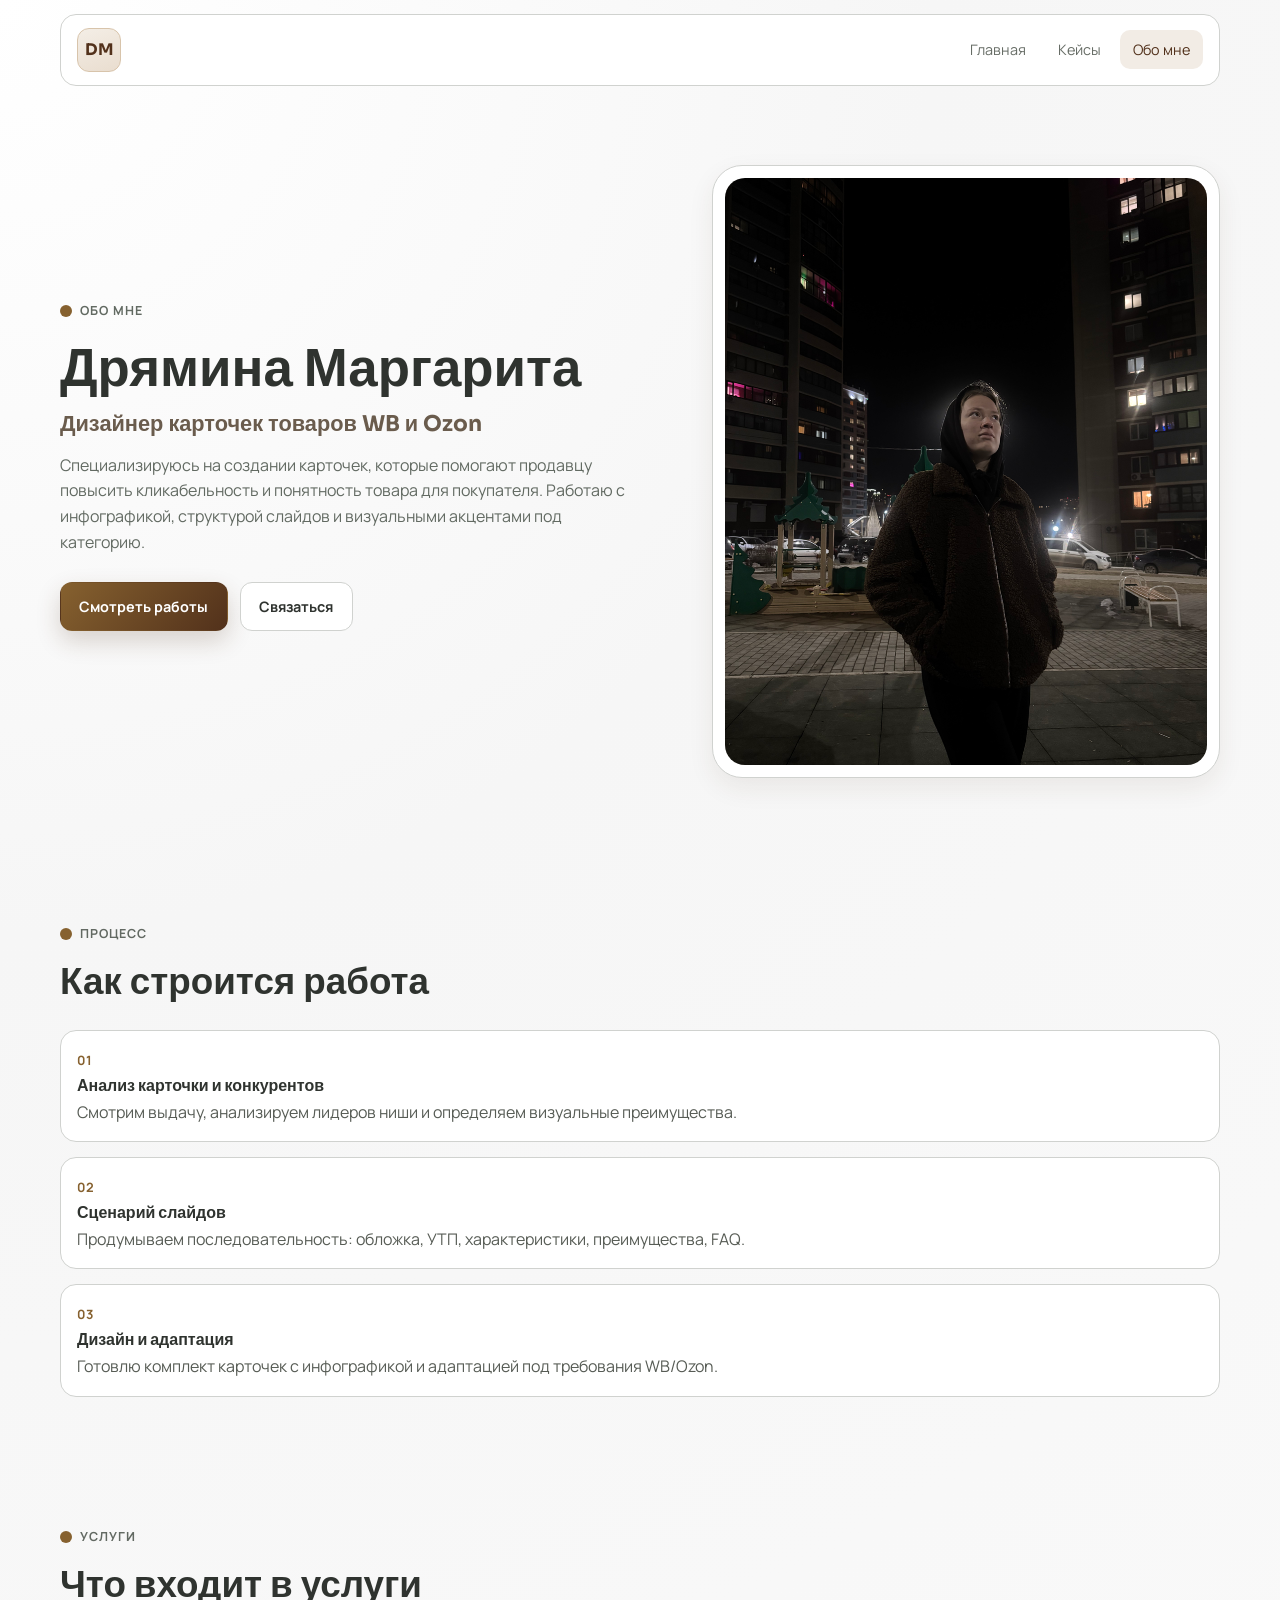
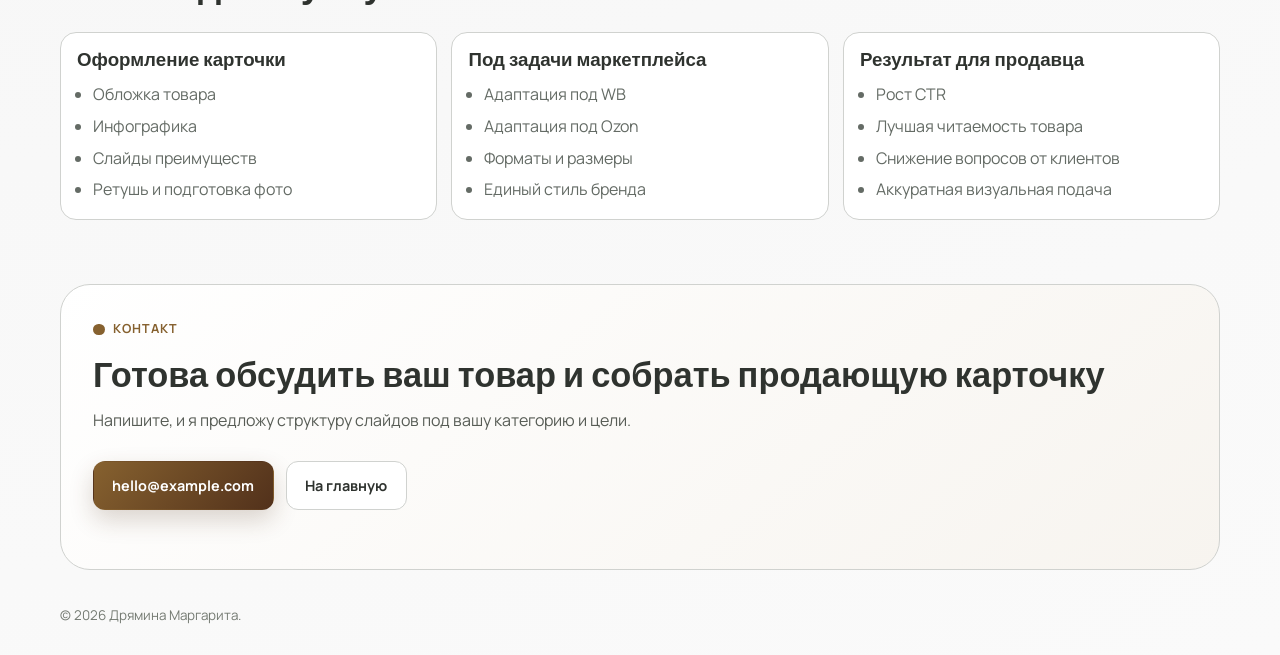
<file: about.html>
<!doctype html>
<html lang="ru">
  <head>
    <meta charset="UTF-8" />
    <meta name="viewport" content="width=device-width, initial-scale=1.0" />
    <meta
      name="description"
      content="Обо мне и процессе работы: создание карточек товаров для WB и Ozon."
    />
    <title>Обо мне | Дрямина Маргарита</title>
    <link rel="preconnect" href="https://fonts.googleapis.com" />
    <link rel="preconnect" href="https://fonts.gstatic.com" crossorigin />
    <link
      href="https://fonts.googleapis.com/css2?family=Manrope:wght@400;500;600;700&family=Sora:wght@400;600;700;800&display=swap"
      rel="stylesheet"
    />
    <link rel="stylesheet" href="./styles.css?v=20260425-015943" />
  </head>
  <body class="page-about">
    <header class="site-header">
      <a class="brand" href="./" aria-label="На главную">DM</a>
      <button class="nav-toggle" type="button" aria-label="Открыть меню" aria-expanded="false">
        <span></span>
        <span></span>
      </button>
      <nav class="nav-links">
        <a href="./" data-nav="home">Главная</a>
        <a href="./index.html#projects" data-nav="projects">Кейсы</a>
        <a href="./about.html" data-nav="about">Обо мне</a>
      </nav>
    </header>

    <main>
      <section class="about-hero section">
        <div class="about-copy reveal">
          <p class="eyebrow">Обо мне</p>
          <h1>Дрямина Маргарита</h1>
          <h2>Дизайнер карточек товаров WB и Ozon</h2>
          <p>
            Специализируюсь на создании карточек, которые помогают продавцу повысить кликабельность
            и понятность товара для покупателя. Работаю с инфографикой, структурой слайдов и
            визуальными акцентами под категорию.
          </p>
          <div class="hero-actions">
            <a class="btn btn-primary" href="./index.html#projects">Смотреть работы</a>
            <a class="btn btn-ghost" href="mailto:hello@example.com">Связаться</a>
          </div>
        </div>

        <div class="about-photo reveal">
          <div class="hero-photo-wrap">
            <img src="./assets/banner.png" alt="Дрямина Маргарита" />
          </div>
        </div>
      </section>

      <section class="section reveal">
        <div class="section-head">
          <p class="eyebrow">Процесс</p>
          <h2>Как строится работа</h2>
        </div>

        <div class="timeline">
          <article>
            <span>01</span>
            <h3>Анализ карточки и конкурентов</h3>
            <p>Смотрим выдачу, анализируем лидеров ниши и определяем визуальные преимущества.</p>
          </article>
          <article>
            <span>02</span>
            <h3>Сценарий слайдов</h3>
            <p>Продумываем последовательность: обложка, УТП, характеристики, преимущества, FAQ.</p>
          </article>
          <article>
            <span>03</span>
            <h3>Дизайн и адаптация</h3>
            <p>Готовлю комплект карточек с инфографикой и адаптацией под требования WB/Ozon.</p>
          </article>
        </div>
      </section>

      <section class="section reveal">
        <div class="section-head">
          <p class="eyebrow">Услуги</p>
          <h2>Что входит в услуги</h2>
        </div>

        <div class="skills-grid">
          <article>
            <h3>Оформление карточки</h3>
            <ul>
              <li>Обложка товара</li>
              <li>Инфографика</li>
              <li>Слайды преимуществ</li>
              <li>Ретушь и подготовка фото</li>
            </ul>
          </article>
          <article>
            <h3>Под задачи маркетплейса</h3>
            <ul>
              <li>Адаптация под WB</li>
              <li>Адаптация под Ozon</li>
              <li>Форматы и размеры</li>
              <li>Единый стиль бренда</li>
            </ul>
          </article>
          <article>
            <h3>Результат для продавца</h3>
            <ul>
              <li>Рост CTR</li>
              <li>Лучшая читаемость товара</li>
              <li>Снижение вопросов от клиентов</li>
              <li>Аккуратная визуальная подача</li>
            </ul>
          </article>
        </div>
      </section>

      <section class="section cta reveal">
        <p class="eyebrow">Контакт</p>
        <h2>Готова обсудить ваш товар и собрать продающую карточку</h2>
        <p>Напишите, и я предложу структуру слайдов под вашу категорию и цели.</p>
        <div class="hero-actions">
          <a class="btn btn-primary" href="mailto:hello@example.com">hello@example.com</a>
          <a class="btn btn-ghost" href="./">На главную</a>
        </div>
      </section>
    </main>

    <footer class="site-footer">
      <p>© 2026 Дрямина Маргарита.</p>
    </footer>

    <script src="./script.js?v=20260425-015943"></script>
  </body>
</html>
</file>
<file: styles.css>
:root {
  --bg: #fafafa;
  --surface: #ffffff;
  --surface-soft: #f4f4f3;
  --muted: #d0d2cf;
  --text: #575c55;
  --text-strong: #2f332f;
  --accent: #86612f;
  --accent-dark: #52311b;
  --radius-xl: 30px;
  --radius-lg: 22px;
  --radius-md: 16px;
  --shadow-soft: 0 10px 26px rgba(82, 49, 27, 0.08);
  --shadow-hover: 0 18px 38px rgba(82, 49, 27, 0.16);
  --ease: cubic-bezier(0.22, 1, 0.36, 1);
}

* {
  box-sizing: border-box;
}

html {
  scroll-behavior: smooth;
}

body {
  margin: 0;
  background: radial-gradient(circle at 0% 0%, #ffffff 0%, #f6f6f6 36%, var(--bg) 100%);
  color: var(--text);
  font-family: "Manrope", sans-serif;
  line-height: 1.6;
}

body.modal-open {
  overflow: hidden;
}

a {
  color: inherit;
  text-decoration: none;
}

img {
  display: block;
  max-width: 100%;
}

main,
.site-header,
.site-footer {
  width: min(1160px, calc(100% - 2.8rem));
  margin: 0 auto;
}

.section {
  padding: 4rem 0;
}

h1,
h2,
h3,
h4 {
  margin: 0;
  line-height: 1.2;
  font-family: "Sora", sans-serif;
  color: var(--text-strong);
}

p {
  margin: 0;
}

.eyebrow {
  margin-bottom: 1rem;
  display: inline-flex;
  align-items: center;
  gap: 0.5rem;
  text-transform: uppercase;
  letter-spacing: 0.08em;
  font-weight: 700;
  font-size: 0.78rem;
  color: var(--accent);
}

.eyebrow::before {
  content: "";
  width: 0.72rem;
  height: 0.72rem;
  border-radius: 999px;
  background: var(--accent);
}

.site-header {
  position: sticky;
  top: 0.7rem;
  margin-top: 0.85rem;
  padding: 0.82rem 1rem;
  border-radius: 16px;
  border: 1px solid var(--muted);
  background: rgba(255, 255, 255, 0.92);
  backdrop-filter: blur(8px);
  display: flex;
  align-items: center;
  justify-content: space-between;
  gap: 1rem;
  z-index: 30;
}

.brand {
  width: 44px;
  height: 44px;
  border-radius: 12px;
  background: linear-gradient(160deg, #f4eee6, #e9ddcf);
  border: 1px solid #d8c4ab;
  display: grid;
  place-items: center;
  font-family: "Sora", sans-serif;
  font-weight: 700;
  color: var(--accent-dark);
}

.nav-links {
  display: flex;
  align-items: center;
  gap: 0.4rem;
}

.nav-links a {
  padding: 0.5rem 0.8rem;
  border-radius: 10px;
  font-size: 0.9rem;
  color: #676d66;
  transition: color 0.2s ease, background-color 0.2s ease;
}

.nav-links a:hover,
.nav-links a.is-active {
  color: var(--accent-dark);
  background: #f2ece5;
}

.nav-toggle {
  display: none;
  width: 44px;
  height: 44px;
  border-radius: 10px;
  border: 1px solid var(--muted);
  background: #fff;
  position: relative;
  cursor: pointer;
}

.nav-toggle span {
  position: absolute;
  left: 11px;
  width: 20px;
  height: 2px;
  border-radius: 99px;
  background: #615c55;
  transition: transform 0.2s var(--ease);
}

.nav-toggle span:first-child {
  top: 17px;
}

.nav-toggle span:last-child {
  top: 25px;
}

.site-header[data-open="true"] .nav-toggle span:first-child {
  transform: translateY(4px) rotate(45deg);
}

.site-header[data-open="true"] .nav-toggle span:last-child {
  transform: translateY(-4px) rotate(-45deg);
}

.hero,
.about-hero {
  display: grid;
  grid-template-columns: 1.1fr 0.9fr;
  gap: 2rem;
  align-items: center;
  min-height: calc(100vh - 8rem);
}

.hero-copy h1,
.about-copy h1 {
  font-size: clamp(2rem, 5vw, 3.3rem);
}

.hero-copy h2,
.about-copy h2 {
  margin-top: 0.65rem;
  font-size: clamp(1.05rem, 2.3vw, 1.36rem);
  color: #6a5c4d;
}

.hero-description,
.about-copy p {
  margin-top: 1rem;
  max-width: 58ch;
  color: #626a62;
}

.hero-actions {
  margin: 1.7rem 0;
  display: flex;
  align-items: center;
  flex-wrap: wrap;
  gap: 0.75rem;
}

.btn {
  border-radius: 12px;
  border: 1px solid transparent;
  padding: 0.75rem 1.15rem;
  font-size: 0.9rem;
  font-weight: 700;
  cursor: pointer;
  transition: transform 0.2s var(--ease), box-shadow 0.2s var(--ease);
}

.btn:hover {
  transform: translateY(-2px);
}

.btn-primary {
  color: #fff;
  background: linear-gradient(130deg, var(--accent), var(--accent-dark));
  box-shadow: 0 10px 24px rgba(82, 49, 27, 0.2);
}

.btn-ghost {
  background: #fff;
  border-color: var(--muted);
  color: var(--text-strong);
}

.hero-stats {
  margin: 0;
  padding: 0;
  list-style: none;
  display: grid;
  grid-template-columns: repeat(3, minmax(0, 1fr));
  gap: 0.75rem;
}

.hero-stats li {
  border: 1px solid var(--muted);
  border-radius: 14px;
  padding: 0.75rem;
  background: #fff;
}

.hero-stats span {
  display: block;
  font-family: "Sora", sans-serif;
  font-size: 1.2rem;
  color: var(--accent-dark);
}

.hero-stats p {
  font-size: 0.84rem;
  color: #687069;
}

.hero-photo-wrap {
  background: #fff;
  border: 1px solid var(--muted);
  border-radius: var(--radius-xl);
  padding: 0.75rem;
  box-shadow: var(--shadow-soft);
}

.hero-photo-wrap img {
  width: 100%;
  aspect-ratio: 0.82;
  object-fit: cover;
  object-position: center 28%;
  border-radius: calc(var(--radius-xl) - 10px);
  background: #f1efec;
}

.hero-note {
  margin-top: 0.9rem;
  border: 1px solid var(--muted);
  background: #fff;
  border-radius: 14px;
  padding: 0.85rem 0.92rem;
}

.hero-note strong {
  display: block;
  color: var(--text-strong);
  margin-bottom: 0.2rem;
}

.hero-note span {
  font-size: 0.88rem;
  color: #6b6f67;
}

.section-head {
  max-width: 72ch;
  margin-bottom: 1.6rem;
}

.section-head h2 {
  font-size: clamp(1.55rem, 3.8vw, 2.3rem);
  margin-bottom: 0.7rem;
}

.section-head p {
  color: #626962;
}

.projects-grid {
  display: grid;
  grid-template-columns: repeat(auto-fit, minmax(320px, 1fr));
  gap: 1rem;
}

.project-card {
  border: 1px solid var(--muted);
  border-radius: 30px;
  background: #fff;
  padding: 1.1rem;
  position: relative;
  display: flex;
  flex-direction: column;
  gap: 1rem;
  cursor: pointer;
  box-shadow: var(--shadow-soft);
  transition: transform 0.25s var(--ease), box-shadow 0.25s var(--ease), border-color 0.25s var(--ease);
}

.project-card:hover,
.project-card:focus-visible {
  transform: translateY(-6px);
  box-shadow: var(--shadow-hover);
  border-color: #baa384;
  outline: none;
}

.project-card header {
  display: block;
}

.project-card h3 {
  font-size: clamp(1.45rem, 2.1vw, 2rem);
  color: var(--text-strong);
  min-width: 0;
}

.project-card .project-platform {
  display: none;
}

.project-platform {
  font-size: clamp(1.3rem, 1.9vw, 1.8rem);
  letter-spacing: 0.02em;
  color: var(--accent);
  font-weight: 700;
  line-height: 1;
  white-space: nowrap;
  margin-top: 0.18rem;
}

.project-short {
  font-size: clamp(1rem, 1.5vw, 1.15rem);
  color: #666d66;
  min-height: 2.2em;
}

.project-cover {
  position: relative;
  border: 1px solid var(--muted);
  border-radius: 26px;
  background: #fff;
  overflow: hidden;
  aspect-ratio: 1.28 / 1;
}

.project-cover img {
  width: 100%;
  height: 100%;
  object-fit: cover;
  object-position: center top;
}

.project-cover::after {
  content: "wb";
  position: absolute;
  top: 0.68rem;
  right: 0.68rem;
  z-index: 2;
  width: 4.5rem;
  height: 2.7rem;
  padding: 0;
  border: 1.5px solid #ddb07b;
  border-radius: 0.9rem;
  background: rgba(255, 255, 255, 0.98);
  box-shadow: 0 4px 10px rgba(82, 49, 27, 0.1);
  display: grid;
  place-items: center;
  font-family: "Sora", sans-serif;
  font-size: 0.86rem;
  font-weight: 700;
  line-height: 1;
  letter-spacing: 0.01em;
  color: var(--accent);
  text-transform: lowercase;
  pointer-events: none;
}

.card-open {
  margin-top: auto;
  border: 1px solid #cfb08b;
  background: #f6ede2;
  color: var(--accent-dark);
  border-radius: 18px;
  padding: 0.74rem 0.9rem;
  font-weight: 700;
  font-size: 1.05rem;
  cursor: pointer;
  width: 100%;
}

.card-open:hover {
  background: #f1e4d5;
}

.cta {
  border: 1px solid var(--muted);
  border-radius: var(--radius-xl);
  background: linear-gradient(140deg, #fff, #f7f4ef);
  padding: 2rem;
  margin-bottom: 1.4rem;
}

.cta h2 {
  margin-bottom: 0.7rem;
  font-size: clamp(1.45rem, 3.7vw, 2.15rem);
}

.site-footer {
  padding: 0.8rem 0 1.8rem;
  color: #747a72;
  font-size: 0.84rem;
}

.timeline,
.skills-grid {
  display: grid;
  gap: 0.9rem;
}

.timeline article,
.skills-grid article {
  border: 1px solid var(--muted);
  border-radius: 16px;
  background: #fff;
  padding: 1rem;
}

.timeline span {
  display: inline-block;
  margin-bottom: 0.35rem;
  font-size: 0.8rem;
  letter-spacing: 0.06em;
  text-transform: uppercase;
  color: var(--accent);
  font-weight: 700;
}

.timeline h3 {
  margin-bottom: 0.3rem;
  font-size: 1rem;
}

.skills-grid {
  grid-template-columns: repeat(3, minmax(0, 1fr));
}

.skills-grid h3 {
  margin-bottom: 0.6rem;
  color: var(--text-strong);
}

.skills-grid ul {
  margin: 0;
  padding-left: 1rem;
  color: #646b65;
  display: grid;
  gap: 0.4rem;
}

.modal {
  position: fixed;
  inset: 0;
  display: grid;
  place-items: center;
  opacity: 0;
  pointer-events: none;
  transition: opacity 0.2s ease;
  z-index: 50;
}

.modal.is-open {
  opacity: 1;
  pointer-events: auto;
}

.modal-overlay {
  position: absolute;
  inset: 0;
  background: rgba(38, 33, 29, 0.34);
  backdrop-filter: blur(3px);
}

.modal-panel {
  position: relative;
  width: min(1030px, calc(100% - 1.6rem));
  max-height: min(88vh, 780px);
  overflow: auto;
  border-radius: 24px;
  border: 1px solid #ccb79b;
  background: #fff;
  box-shadow: 0 28px 52px rgba(82, 49, 27, 0.24);
  padding: 1.2rem;
}

.modal-close {
  position: sticky;
  top: 0;
  float: right;
  width: 34px;
  height: 34px;
  border-radius: 10px;
  background: #fff;
  color: var(--text-strong);
  cursor: pointer;
  z-index: 2;
}

.modal-layout {
  display: grid;
  grid-template-columns: 1.15fr 0.85fr;
  gap: 1rem;
  margin-top: 0.55rem;
}

.modal-media {
  border: 1px solid var(--muted);
  border-radius: 18px;
  background: var(--surface-soft);
  padding: 0.75rem;
  display: grid;
  grid-template-columns: 96px 1fr;
  gap: 0.65rem;
  min-height: 420px;
}

.modal-thumbs {
  display: grid;
  grid-auto-flow: row;
  grid-auto-rows: 86px;
  grid-template-columns: 1fr;
  gap: 0.52rem;
  align-content: start;
  overflow-y: auto;
  overflow-x: hidden;
  padding-right: 0.1rem;
}

.modal-thumb {
  border: 1px solid #c8c9c7;
  border-radius: 10px;
  background: #fff;
  overflow: hidden;
  cursor: pointer;
  padding: 0;
  height: 86px;
}

.modal-thumb img {
  width: 100%;
  height: 100%;
  object-fit: cover;
}

.modal-thumb.is-active {
  border-color: var(--accent);
  box-shadow: 0 0 0 2px rgba(134, 97, 47, 0.2);
}

.modal-main-image-wrap {
  border: 1px solid #c9ccc9;
  border-radius: 14px;
  background: #fff;
  overflow: hidden;
  display: grid;
  place-items: center;
  min-height: 560px;
}

.modal-main-image-wrap img {
  width: 100%;
  height: 100%;
  object-fit: contain;
  background: #fff;
}

.modal-info {
  border: 1px solid var(--muted);
  border-radius: 18px;
  background: #fff;
  padding: 1rem;
  display: flex;
  flex-direction: column;
  gap: 0.8rem;
}

.modal-tag {
  margin: 0;
  font-size: 0.74rem;
  font-weight: 700;
  letter-spacing: 0.08em;
  text-transform: uppercase;
  color: var(--accent);
}

.modal-info h3 {
  font-size: clamp(1.35rem, 2.5vw, 1.9rem);
}

.modal-description {
  color: #636b63;
}

.modal-meta {
  display: grid;
  gap: 0.56rem;
}

.modal-meta article {
  border: 1px solid var(--muted);
  border-radius: 12px;
  background: var(--surface-soft);
  padding: 0.64rem;
}

.modal-meta h4 {
  margin-bottom: 0.2rem;
  font-size: 0.75rem;
  letter-spacing: 0.06em;
  text-transform: uppercase;
  color: var(--accent);
}

.modal-meta p {
  font-size: 0.86rem;
  color: #575d56;
}

.reveal {
  opacity: 0;
  transform: translateY(22px);
  transition: opacity 0.68s var(--ease), transform 0.68s var(--ease);
}

.reveal.is-visible {
  opacity: 1;
  transform: translateY(0);
}

@media (max-width: 1080px) {
  .hero,
  .about-hero {
    grid-template-columns: 1fr;
    min-height: unset;
  }

  .projects-grid {
    grid-template-columns: repeat(2, minmax(0, 1fr));
  }

  .modal-layout {
    grid-template-columns: 1fr;
  }
}

@media (max-width: 860px) {
  main,
  .site-header,
  .site-footer {
    width: min(1160px, calc(100% - 1.4rem));
  }

  .nav-toggle {
    display: block;
  }

  .nav-links {
    position: absolute;
    top: calc(100% + 0.58rem);
    right: 0;
    width: min(250px, 92vw);
    border: 1px solid var(--muted);
    border-radius: 12px;
    background: rgba(255, 255, 255, 0.98);
    padding: 0.4rem;
    flex-direction: column;
    align-items: stretch;
    opacity: 0;
    transform: translateY(-8px);
    pointer-events: none;
    transition: opacity 0.2s ease, transform 0.2s ease;
  }

  .site-header[data-open="true"] .nav-links {
    opacity: 1;
    transform: translateY(0);
    pointer-events: auto;
  }

  .hero-stats,
  .skills-grid,
  .projects-grid {
    grid-template-columns: 1fr;
  }

  .project-card {
    aspect-ratio: auto;
  }

  .modal-thumbs {
    grid-auto-columns: 72px;
    gap: 0.42rem;
  }

  .modal-thumb {
    height: 72px;
  }

  .modal-main-image-wrap {
    min-height: 280px;
  }

  .section {
    padding: 3.25rem 0;
  }
}

@media (max-width: 520px) {
  .hero-copy h1,
  .about-copy h1 {
    font-size: clamp(1.8rem, 9vw, 2.25rem);
  }

  .cta {
    padding: 1.25rem;
  }

}

@media (prefers-reduced-motion: reduce) {
  *,
  *::before,
  *::after {
    animation: none !important;
    transition: none !important;
    scroll-behavior: auto !important;
  }

  .reveal {
    opacity: 1;
    transform: none;
  }
}
</file>
